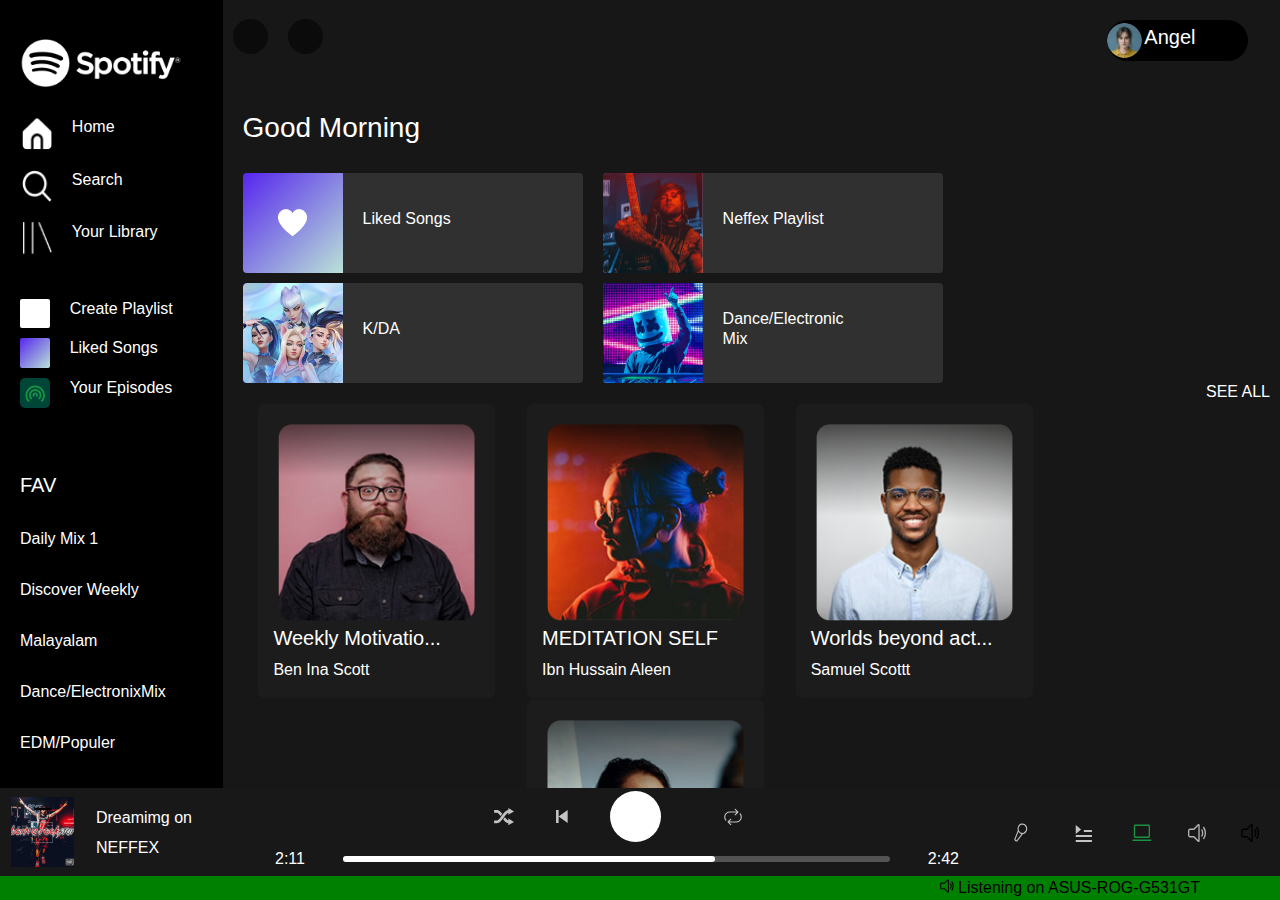
<file: index.html>
<!DOCTYPE html>
<html lang="en">

<head>
    <meta charset="UTF-8">
    <meta name="viewport" content="width=device-width, initial-scale=1.0">
    <link rel="stylesheet" href="https://cdn.jsdelivr.net/npm/bootstrap@4.0.0/dist/css/bootstrap.min.css"
        integrity="sha384-Gn5384xqQ1aoWXA+058RXPxPg6fy4IWvTNh0E263XmFcJlSAwiGgFAW/dAiS6JXm" crossorigin="anonymous">
    <link rel="stylesheet" href="https://cdnjs.cloudflare.com/ajax/libs/font-awesome/6.4.0/css/all.min.css"
        integrity="sha512-iecdLmaskl7CVkqkXNQ/ZH/XLlvWZOJyj7Yy7tcenmpD1ypASozpmT/E0iPtmFIB46ZmdtAc9eNBvH0H/ZpiBw=="
        crossorigin="anonymous" referrerpolicy="no-referrer" />
    <link rel="stylesheet" href="style.css">
    <title>Spotify</title>
</head>

<body>

    <div class="main-frame">
        <!-- Nav-Bar -->
        <nav class="nav-bar" id="nav-bar">
            <header class="logo">
                <a href="#"><img src="images/Spotify logo.png" alt=""></a>
            </header>
            <div class="scrollbar">
                <div class="home-search-library">
                    <div class="home-search-library-items"><img src="images/fi-ss-home.png" alt=""><a href="">
                            <h6>Home</h6>
                        </a></div>
                    <div class="home-search-library-items"><img src="images/01 align center.png" alt=""><a href="">
                            <h6>Search</h6>
                        </a></div>
                    <div class="home-search-library-items"><img src="images/library.png" alt=""><a href="">
                            <h6> Your Library</h6>
                        </a></div>
                </div>
                <div class="playlist-area">
                    <div class="playlist-area-items">
                        <div class="playlist-area-items-img-1">
                            <i class="fa-solid fa-plus" style="color: #000000;"></i>
                        </div>
                        <h6>Create Playlist</h6>
                    </div>
                    <div class="playlist-area-items">
                        <div class="playlist-area-items-img-2">
                            <i class="fa-solid fa-heart" style="color: #ffffff;"></i>
                        </div>
                        <h6>Liked Songs</h6>
                    </div>
                    <div class="playlist-area-items">
                        <div class="playlist-area-items-img-3">
                            <img src="images/gg_media-podcast.png" alt="">
                        </div>
                        <h6>Your Episodes</h6>
                    </div>
                </div>
                <div class="fav-playlists">
                    <h5>FAV</h5><br>
                    <a href="">
                        <h6>Daily Mix 1</h6>
                    </a><br>
                    <a href="">
                        <h6>Discover Weekly</h6>
                    </a><br>
                    <a href="">
                        <h6>Malayalam</h6>
                    </a><br>
                    <a href="">
                        <h6>Dance/ElectronixMix</h6>
                    </a><br>
                    <a href="">
                        <h6>EDM/Populer</h6>
                    </a>
                </div>
                <div class="install-button">
                    <svg xmlns="http://www.w3.org/2000/svg" width="30" height="30" viewBox="0 0 30 30" fill="none">
                        <path d="M21.0553 14.8841L14.8792 21.0602L8.70313 14.8841M14.8792 7.47273V19.8249V7.47273ZM14.8792 1.29663C22.3832 1.29663 28.4667 7.38009 28.4667 14.8841C28.4667 22.388 22.3832 28.4715 14.8792 28.4715C7.37527 28.4715 1.29181 22.388 1.29181 14.8841C1.29181 7.38009 7.37527 1.29663 14.8792 1.29663Z" stroke="white" stroke-width="2"/>
                      </svg>
                    <a href="">
                        <h6>Install App</h6>
                    </a>
                </div>
            </div>
        </nav>
        <!-- Nav-Bar -->
        <!-- Main Area -->
        <div class="main-area">
            <nav class="main-area-nav" style="width: 100%;">
                <div class="nav-bar-main-area">
                    <div class="nav-bar-section-1">
                        <i class="fa-brands fa-spotify fa-2xl" style="color: #ffffff;"></i>
                        <!-- <div class="right-left-tag"> -->
                            <a href=""><button><i class="fa-solid fa-angle-left" ></i></button></a>
                            <a href="secondPage.html"><button><i class="fa-solid fa-angle-right" ></i></button></a>
                        <!-- </div> -->
                    </div>
                    <div class="nav-bar-section-2">
                        <i class="fa-solid fa-magnifying-glass" style="color: #ffffff;"></i>
                        <button class=""> OPEN APP</button>
                        <i class="fa-solid fa-bars fa-lg" style="color: #ffffff;"></i>
                    </div>
                </div>
            </nav>
            <header>
                <div class="section-1">
                    <div class="right-left-tag">
                        <a href=""><button><i class="fa-solid fa-angle-left"></i></button></a>
                        <a href="secondPage.html"><button><i class="fa-solid fa-angle-right"></i></button></a>
                    </div>
                    <div class="profile-tag">
                        <div class="box-1">
                            <div class="account">
                                <img src="images//Ellipse 3.png" alt="Your Image" />
                                <h5>Angel</h5>
                            </div>
                            <div class="icon">
                                <i class="fa-solid fa-caret-down" style="color: #ffffff;"></i>
                            </div>
                        </div>

                    </div>
                </div>
            </header>
            <div class="scrollbar-1">
                <div class="section-2">
                    <div class="good-morning"><h3>Good Morning</h3></div>
                    <div class="cards">
                        <div class="box-3">
                            <div class="card-1">
                                <div class="card-card-1">
                                    <img src="images/fi-ss-heart (1).png" alt="">
                                </div>
                                <h6>Liked Songs</h6>
                            </div>
                        </div><div class="box-3">
                            <div class="card-1">
                                <div class="card-card-1">
                                    <img src="images/newlyAdded-1.png" style="width: 100px; height: 100px;" alt="">
                                </div>
                                <h6>Neffex Playlist</h6>
                            </div>
                        </div><div class="box-3">
                            <div class="card-1">
                                <div class="card-card-1">
                                    <img src="images/newlyAdded-3.png" style="width: 100px; height: 100px;" alt="">
                                </div>
                                <h6>K/DA</h6>
                            </div>
                        </div><div class="box-3">
                            <div class="card-1">
                                <div class="card-card-1">
                                    <img src="images/newlyAdded-2.png" style="width: 100px; height: 100px;" alt="">
                                </div>
                                <h6>Dance/Electronic <br> Mix</h6>
                            </div>
                        </div>
                    </div>
                        
                </div>
                <div class="section-3">
                    <div class="card">
                        <div class="inner-div">
                            <img src="images/Rectangle 16.png" alt="">
                            <h5>Weekly Motivatio...</h5>
                            <p>Ben Ina Scott</p>
                        </div>
                    </div>
                    <div class="card">
                        <div class="inner-div">
                            <img src="images/newlyAdded-4.png" alt="">
                            <h5>MEDITATION SELF</h5>
                            <p>Ibn Hussain Aleen</p>
                        </div>
                    </div>
                    <div class="card">
                        <div class="inner-div">
                            <img src="images/newlyAdded-5.png" alt="">
                            <h5>Worlds beyond act...</h5>
                            <p>Samuel Scottt</p>
                        </div>
                    </div>
                    <div class="card">
                        <div class="inner-div">
                            <img src="images/newlyAdded-6.png" alt="">
                            <h5>The Alexa Show</h5>
                            <p>Adriana Tom</p>
                        </div>
                    </div>
                </div>
                <div class="section-3">
                    <div class="card">
                        <div class="inner-div">
                            <img src="images/newlyAdded-6.png" alt="">
                            <h5>The Alexa Show</h5>
                            <p>Adriana Tom</p>
                        </div>
                    </div>
                    <div class="card">
                        <div class="inner-div">
                            <img src="images/newlyAdded-6.png" alt="">
                            <h5>The Alexa Show</h5>
                            <p>Adriana Tom</p>
                        </div>
                    </div>
                    <div class="card">
                        <div class="inner-div">
                            <img src="images/newlyAdded-6.png" alt="">
                            <h5>The Alexa Show</h5>
                            <p>Adriana Tom</p>
                        </div>
                    </div>
                    <div class="card">
                        <div class="inner-div">
                            <img src="images/newlyAdded-6.png" alt="">
                            <h5>The Alexa Show</h5>
                            <p>Adriana Tom</p>
                        </div>
                    </div>
                </div>
                <div class="see-all">
                    <h6><a href="secondPage.html">SEE ALL</a></h6>
                </div>
                <div class="section-4">
                    <div class="music-div">
                        <div class="music-box">
                            <img src="images/Rectangle00.png" alt="">
                            <div class="music-box-components">
                                <H6>Dreamimg on</H6>
                                <p>NEFFEX</p>
                            </div>
                            <i class="fa-solid fa-heart" style="color: #098800;"></i>
            
                        </div>
                        <div class="music-player">
                            <div class="music-icon-components">
                                <svg xmlns="http://www.w3.org/2000/svg" width="24" height="24" viewBox="0 0 24 24" fill="none">
  <path d="M16.3395 15.4905C15.876 15.3443 15.2843 14.9633 14.622 14.3003C14.0535 13.7438 13.467 13.0268 12.867 12.2453C12.723 12.4365 12.5798 12.6278 12.4358 12.8228C12.0435 13.3538 11.6423 13.89 11.2335 14.4173C12.6615 16.1498 14.1435 17.8508 16.341 18.1313V20.1563L22.0073 16.8863L16.3403 13.614V15.4905H16.3395ZM6.89401 8.95053C7.46101 9.50553 8.04751 10.2225 8.64901 11.004C8.79451 10.8075 8.94151 10.614 9.08851 10.413C9.48034 9.8809 9.87836 9.35337 10.2825 8.83053C8.75851 6.98253 7.18276 5.15028 4.73551 5.06253H2.11051V7.68753H4.73551C5.22676 7.66728 5.99701 8.05128 6.89401 8.94978V8.95053ZM16.3395 7.75578V9.65778L22.0065 6.38553L16.3395 3.11328V5.09853C14.9115 5.26353 13.7708 6.10953 12.777 7.08153C11.1293 8.71953 9.68926 10.9575 8.26801 12.7365C6.86776 14.5643 5.46301 15.6518 4.73401 15.564H2.10901V18.189H4.73401C6.37276 18.1665 7.64401 17.2395 8.73901 16.1693C10.3845 14.5313 11.826 12.294 13.2465 10.5158C14.4038 9.00303 15.5595 8.01078 16.3395 7.75578Z" fill="#C4C4C4"/>
</svg>
                                <svg xmlns="http://www.w3.org/2000/svg" width="31" height="31" viewBox="0 0 31 31" fill="none">
  <path d="M20.6666 9.04175L11.625 15.5001L20.6666 21.9584V9.04175ZM11.625 15.5001V9.04175H9.04163V21.9584H11.625V15.5001Z" fill="#C4C4C4"/>
</svg>
                                <div
                                    style="width: 51px; height: 51px; border-radius: 50%; background-color: white; display: flex; justify-content: center; align-items: center;">
                                    <i class="fa-solid fa-play" style="color: #000000;"></i>
                                </div>
                                <i class="fa-solid fa-forward-step" style="color: #ffffff;"></i>
                                <svg xmlns="http://www.w3.org/2000/svg" width="18" height="18" viewBox="0 0 18 18" fill="none">
  <path d="M16.15 5.33817C16.2776 5.33817 16.3953 5.38217 16.4888 5.45587L16.5625 5.52517L16.5812 5.54717C17.2202 6.33923 17.627 7.29309 17.7562 8.30259C17.8854 9.31209 17.732 10.3376 17.313 11.2651C16.894 12.1926 16.2259 12.9856 15.383 13.556C14.5401 14.1263 13.5554 14.4516 12.5387 14.4957L12.3 14.5001H5.69996C5.58879 14.5001 5.47764 14.4968 5.36666 14.4902L7.18936 16.3107C7.2803 16.4018 7.33639 16.522 7.34785 16.6502C7.3593 16.7785 7.32541 16.9067 7.25206 17.0125L7.18936 17.0895C7.09822 17.1804 6.97806 17.2365 6.84982 17.248C6.72158 17.2594 6.59338 17.2255 6.48756 17.1522L6.41056 17.0895L3.66056 14.3395C3.56962 14.2483 3.51353 14.1282 3.50208 13.9999C3.49062 13.8717 3.52452 13.7435 3.59786 13.6377L3.66056 13.5607L6.41056 10.8107C6.50757 10.7132 6.63756 10.6557 6.77491 10.6493C6.91226 10.6429 7.04701 10.6883 7.1526 10.7763C7.2582 10.8644 7.32698 10.9888 7.34539 11.1251C7.3638 11.2613 7.3305 11.3995 7.25206 11.5125L7.18936 11.5895L5.38866 13.3891L5.54266 13.3979L5.69996 13.4001H12.3C13.1309 13.4001 13.9448 13.1649 14.6476 12.7217C15.3504 12.2784 15.9134 11.6452 16.2713 10.8953C16.6292 10.1454 16.7674 9.30955 16.6701 8.48436C16.5727 7.65917 16.2436 6.87843 15.721 6.23247C15.6564 6.1516 15.6159 6.05414 15.6043 5.95131C15.5926 5.84848 15.6102 5.74444 15.655 5.65115C15.6998 5.55786 15.77 5.4791 15.8576 5.42393C15.9451 5.36876 16.0465 5.33942 16.15 5.33927V5.33817ZM10.8106 0.910668C10.9017 0.819725 11.0219 0.76364 11.1501 0.752183C11.2783 0.740725 11.4065 0.774622 11.5124 0.847968L11.5894 0.910668L14.3394 3.66067L14.4021 3.73767C14.4654 3.82952 14.4994 3.93847 14.4994 4.05007C14.4994 4.16166 14.4654 4.27062 14.4021 4.36247L14.3394 4.43947L11.5894 7.18947L11.5124 7.25217C11.4205 7.31556 11.3116 7.3495 11.2 7.3495C11.0884 7.3495 10.9794 7.31556 10.8876 7.25217L10.8106 7.18947L10.7479 7.11247C10.6845 7.02062 10.6505 6.91166 10.6505 6.80007C10.6505 6.68847 10.6845 6.57952 10.7479 6.48767L10.8106 6.41067L12.6113 4.61107L12.4573 4.60227L12.3 4.60007H5.69996C4.86834 4.60002 4.05373 4.83565 3.35055 5.27965C2.64737 5.72365 2.08442 6.35784 1.72694 7.10872C1.36946 7.85959 1.2321 8.69639 1.33078 9.52214C1.42945 10.3479 1.76012 11.1288 2.28446 11.7743C2.37213 11.8911 2.40979 12.038 2.38916 12.1826C2.36853 12.3272 2.2913 12.4577 2.17446 12.5454C2.11661 12.5888 2.05077 12.6204 1.98071 12.6383C1.91065 12.6563 1.83773 12.6603 1.76613 12.6501C1.62152 12.6294 1.49103 12.5522 1.40336 12.4354C0.768693 11.6421 0.366137 10.6885 0.240334 9.68045C0.11453 8.67236 0.270396 7.64912 0.690647 6.7242C1.1109 5.79928 1.77911 5.00883 2.62119 4.44051C3.46326 3.87219 4.44629 3.5482 5.46126 3.50447L5.69996 3.50007H12.3C12.4122 3.50007 12.5233 3.50337 12.6333 3.50997L10.8106 1.68947L10.7479 1.61247C10.6745 1.50665 10.6406 1.37845 10.6521 1.25021C10.6635 1.12197 10.7196 1.00181 10.8106 0.910668Z" fill="#C4C4C4"/>
</svg>
                            </div>
                            <div class="music-indicator">
                                <div class="music-indicator-inner">
                                    2:11
                                    <div class="music-control">
                                        <div class="music-control-control"></div>
                                    </div>
                                    2:42
                                </div>
                            </div>
                        </div>
                        <div class="volume-control">
                           

                            <svg xmlns="http://www.w3.org/2000/svg" width="21" height="23" viewBox="0 0 21 23" fill="none">
                                <path d="M16.4618 10.6023C17.1456 9.40837 17.3747 7.96132 17.0987 6.57944C16.8226 5.19756 16.0641 3.99405 14.9899 3.23366C13.9157 2.47326 12.6139 2.21828 11.3707 2.5248C10.1276 2.83133 9.04508 3.67424 8.36125 4.86813L8.32431 4.92285L8.29533 4.98321C7.63212 6.16534 7.4132 7.58983 7.6857 8.94988C7.7217 9.13656 7.76762 9.3207 7.82322 9.50135L4.42409 18.0938C4.32109 18.3538 4.30534 18.6462 4.37971 18.918C4.45408 19.1897 4.61362 19.4229 4.8294 19.5752L5.96842 20.3814C6.18379 20.5344 6.44134 20.5965 6.69432 20.5564C6.94731 20.5163 7.17898 20.3768 7.34728 20.1631L12.9129 13.1042C13.0837 13.0838 13.2532 13.0521 13.4206 13.0094C14.6444 12.7086 15.7129 11.8855 16.3959 10.7173L16.4328 10.6626L16.4618 10.6023ZM16.0285 6.89273C16.2045 7.76835 16.1184 8.6838 15.7834 9.49994L9.5467 5.08517C9.99789 4.49876 10.5873 4.0639 11.2487 3.82947C11.9101 3.59504 12.6173 3.57033 13.2907 3.75813C13.9641 3.94592 14.5771 4.33877 15.0608 4.89251C15.5444 5.44626 15.8796 6.13895 16.0285 6.89273ZM6.54139 19.3811L5.40238 18.5748L8.45305 10.8741C9.18226 12.0188 10.2861 12.8002 11.5276 13.0505L6.54139 19.3811ZM8.72856 8.69273C8.55266 7.81711 8.63874 6.90166 8.97372 6.08552L9.5467 5.08517L15.7834 9.49994C15.3322 10.0864 14.1698 11.5216 13.5084 11.756C12.847 11.9904 12.1398 12.0151 11.4664 11.8273C10.793 11.6395 10.18 11.2467 9.69635 10.6929C9.21269 10.1392 8.87753 9.44651 8.72856 8.69273Z" fill="#C4C4C4"/>
                              </svg>

                              <svg xmlns="http://www.w3.org/2000/svg" width="30" height="32" viewBox="0 0 30 32" fill="none">
                                <path d="M9.73438 19H25.9259V21H9.73438V19Z" fill="#C4C4C4"/>
                                <path d="M17.8301 14H25.9259V16H17.8301V14Z" fill="#C4C4C4"/>
                                <path d="M9.73438 24H25.9259V26H9.73438V24Z" fill="#C4C4C4"/>
                                <path d="M9.73438 9L15.1316 13.5L9.73438 18V9Z" fill="#C4C4C4"/>
                              </svg>
                              

                              <svg xmlns="http://www.w3.org/2000/svg" width="22" height="24" viewBox="0 0 22 24" fill="none">
                                <path d="M17.6582 18.0037H4.16522C3.80747 18.0033 3.46448 17.8451 3.21151 17.5639C2.95855 17.2827 2.81628 16.9014 2.81592 16.5037V6.00366C2.81628 5.60596 2.95855 5.22466 3.21151 4.94344C3.46448 4.66222 3.80747 4.50406 4.16522 4.50366H17.6582C18.0159 4.50406 18.3589 4.66222 18.6119 4.94344C18.8649 5.22466 19.0071 5.60596 19.0075 6.00366V16.5037C19.0069 16.9013 18.8646 17.2825 18.6117 17.5637C18.3588 17.8448 18.0159 18.0031 17.6582 18.0037ZM4.16522 6.00366V16.5037H17.6582V6.00366H4.16522Z" fill="#1B9145"/>
                                <path d="M1.4668 19.5037H20.357V21.0037H1.4668V19.5037Z" fill="#1B9145"/>
                              </svg>
                              <svg xmlns="http://www.w3.org/2000/svg" width="19" height="19" viewBox="0 0 19 19" fill="none">
                                <path d="M12.6922 2.24988C12.6922 1.17088 11.5462 0.599884 10.8212 1.31588L6.77958 5.30888C6.65622 5.43106 6.49683 5.49866 6.33161 5.49888H3.02224C2.48545 5.49888 1.97065 5.73594 1.59109 6.15789C1.21153 6.57985 0.998291 7.15215 0.998291 7.74888V12.2459C0.998291 12.8426 1.21153 13.4149 1.59109 13.8369C1.97065 14.2588 2.48545 14.4959 3.02224 14.4959H6.33251C6.49772 14.4961 6.65712 14.5637 6.78048 14.6859L10.8203 18.6799C11.5453 19.3959 12.6922 18.8239 12.6922 17.7459V2.24988ZM7.67731 6.42988L11.3429 2.80688V17.1889L7.67731 13.5649C7.30687 13.1985 6.82834 12.996 6.33251 12.9959H3.02224C2.84331 12.9959 2.67171 12.9169 2.54519 12.7762C2.41867 12.6356 2.34759 12.4448 2.34759 12.2459V7.74988C2.34759 7.55097 2.41867 7.36021 2.54519 7.21955C2.67171 7.0789 2.84331 6.99988 3.02224 6.99988H6.33251C6.82834 6.99974 7.30687 6.79727 7.67731 6.43088V6.42988Z" fill="#B3B3B3"/>
                                <path d="M16.2832 3.89678C16.3545 3.83821 16.4354 3.79581 16.5214 3.772C16.6073 3.74819 16.6967 3.74344 16.7843 3.75802C16.8719 3.7726 16.9561 3.80622 17.032 3.85697C17.108 3.90771 17.1742 3.97459 17.2269 4.05378C18.3739 5.77367 18.9919 7.85873 18.989 9.99978C18.9915 12.1409 18.3733 14.226 17.226 15.9458C17.1173 16.0985 16.9594 16.1983 16.7857 16.2239C16.6121 16.2496 16.4363 16.1991 16.2955 16.0833C16.1546 15.9674 16.0599 15.7952 16.0313 15.6031C16.0026 15.4109 16.0424 15.2139 16.142 15.0538C17.1173 13.5921 17.6425 11.8197 17.6397 9.99978C17.6425 8.17987 17.1173 6.40747 16.142 4.94578C16.0893 4.86659 16.0512 4.77664 16.0298 4.68107C16.0084 4.5855 16.0041 4.48617 16.0172 4.38876C16.0303 4.29135 16.0606 4.19777 16.1062 4.11335C16.1519 4.02894 16.212 3.95535 16.2832 3.89678Z" fill="#B3B3B3"/>
                                <path d="M14.6198 6.36978C14.6977 6.32281 14.7832 6.29336 14.8713 6.28312C14.9595 6.27287 15.0486 6.28204 15.1335 6.31008C15.2185 6.33813 15.2976 6.3845 15.3665 6.44657C15.4353 6.50863 15.4924 6.58515 15.5347 6.67178C16.0168 7.66178 16.2903 8.79678 16.2903 9.99978C16.2918 11.1618 16.032 12.3058 15.5347 13.3278C15.4495 13.5028 15.3053 13.6331 15.1337 13.6899C14.9621 13.7467 14.7773 13.7255 14.6198 13.6308C14.4624 13.5361 14.3452 13.3758 14.2941 13.185C14.243 12.9943 14.2621 12.7888 14.3473 12.6138C14.7251 11.8368 14.941 10.9478 14.941 9.99978C14.941 9.05178 14.7251 8.16278 14.3473 7.38578C14.3051 7.29911 14.2786 7.20405 14.2695 7.10603C14.2603 7.008 14.2686 6.90893 14.294 6.81448C14.3193 6.72003 14.3611 6.63205 14.417 6.55557C14.4729 6.4791 14.5418 6.41562 14.6198 6.36878V6.36978Z" fill="#B3B3B3"/>
                              </svg>


                              <svg xmlns="http://www.w3.org/2000/svg" width="19" height="19" viewBox="0 0 19 19" fill="none">
                                <path d="M11.8179 2.24988C11.8179 1.17088 10.6719 0.599884 9.94691 1.31588L5.90531 5.30888C5.78195 5.43106 5.62256 5.49866 5.45735 5.49888H2.14797C1.61119 5.49888 1.09639 5.73594 0.716823 6.15789C0.33726 6.57985 0.124023 7.15215 0.124023 7.74888V12.2459C0.124023 12.8426 0.33726 13.4149 0.716823 13.8369C1.09639 14.2588 1.61119 14.4959 2.14797 14.4959H5.45824C5.62346 14.4961 5.78285 14.5637 5.90621 14.6859L9.94601 18.6799C10.671 19.3959 11.8179 18.8239 11.8179 17.7459V2.24988ZM6.80304 6.42988L10.4686 2.80688V17.1889L6.80304 13.5649C6.43261 13.1985 5.95407 12.996 5.45824 12.9959H2.14797C1.96904 12.9959 1.79744 12.9169 1.67092 12.7762C1.5444 12.6356 1.47332 12.4448 1.47332 12.2459V7.74988C1.47332 7.55097 1.5444 7.36021 1.67092 7.21955C1.79744 7.0789 1.96904 6.99988 2.14797 6.99988H5.45824C5.95407 6.99974 6.43261 6.79727 6.80304 6.43088V6.42988Z" fill="black"/>
                                <path d="M15.409 3.89678C15.4802 3.83821 15.5611 3.79581 15.6471 3.772C15.7331 3.74819 15.8224 3.74344 15.91 3.75802C15.9977 3.7726 16.0818 3.80622 16.1578 3.85697C16.2337 3.90771 16.2999 3.97459 16.3526 4.05378C17.4996 5.77367 18.1176 7.85873 18.1148 9.99978C18.1173 12.1409 17.499 14.226 16.3517 15.9458C16.243 16.0985 16.0851 16.1983 15.9115 16.2239C15.7378 16.2496 15.562 16.1991 15.4212 16.0833C15.2804 15.9674 15.1856 15.7952 15.157 15.6031C15.1284 15.4109 15.1681 15.2139 15.2677 15.0538C16.243 13.5921 16.7683 11.8197 16.7655 9.99978C16.7683 8.17987 16.243 6.40747 15.2677 4.94578C15.2151 4.86659 15.1769 4.77664 15.1555 4.68107C15.1341 4.5855 15.1298 4.48617 15.1429 4.38876C15.156 4.29135 15.1863 4.19777 15.2319 4.11335C15.2776 4.02894 15.3377 3.95535 15.409 3.89678Z" fill="black"/>
                                <path d="M13.7456 6.36978C13.8235 6.32281 13.9089 6.29336 13.9971 6.28312C14.0852 6.27287 14.1743 6.28204 14.2593 6.31008C14.3442 6.33813 14.4234 6.3845 14.4922 6.44657C14.561 6.50863 14.6182 6.58515 14.6604 6.67178C15.1425 7.66178 15.416 8.79678 15.416 9.99978C15.4175 11.1618 15.1578 12.3058 14.6604 13.3278C14.5752 13.5028 14.431 13.6331 14.2594 13.6899C14.0879 13.7467 13.903 13.7255 13.7456 13.6308C13.5881 13.5361 13.4709 13.3758 13.4198 13.185C13.3687 12.9943 13.3878 12.7888 13.473 12.6138C13.8508 11.8368 14.0667 10.9478 14.0667 9.99978C14.0667 9.05178 13.8508 8.16278 13.473 7.38578C13.4308 7.29911 13.4044 7.20405 13.3952 7.10603C13.3861 7.008 13.3944 6.90893 13.4197 6.81448C13.445 6.72003 13.4868 6.63205 13.5427 6.55557C13.5986 6.4791 13.6676 6.41562 13.7456 6.36878V6.36978Z" fill="black"/>
                              </svg>
                         

                           
                        </div>
                    </div>
                    <div class="device">
                        <div style="padding-right: 80px;">
                            <svg xmlns="http://www.w3.org/2000/svg" width="14" height="14" viewBox="0 0 14 14" fill="none">
                                <path d="M8.92539 1.1876C8.92539 0.378346 8.06544 -0.0499041 7.52139 0.487096L4.48862 3.48185C4.39605 3.57348 4.27644 3.62418 4.15247 3.62435H1.66914C1.26634 3.62435 0.880043 3.80214 0.595222 4.1186C0.310401 4.43507 0.150391 4.86429 0.150391 5.31185V8.6846C0.150391 9.13215 0.310401 9.56137 0.595222 9.87784C0.880043 10.1943 1.26634 10.3721 1.66914 10.3721H4.15314C4.27711 10.3723 4.39672 10.423 4.48929 10.5146L7.52071 13.5101C8.06476 14.0471 8.92539 13.6181 8.92539 12.8096V1.1876ZM5.16227 4.3226L7.91289 1.60535V12.3918L5.16227 9.67385C4.88429 9.39906 4.52521 9.2472 4.15314 9.2471H1.66914C1.53487 9.2471 1.40611 9.18783 1.31117 9.08234C1.21623 8.97685 1.16289 8.83378 1.16289 8.6846V5.3126C1.16289 5.16341 1.21623 5.02034 1.31117 4.91485C1.40611 4.80936 1.53487 4.7501 1.66914 4.7501H4.15314C4.52521 4.74999 4.88429 4.59814 5.16227 4.32335V4.3226Z" fill="black"/>
                                <path d="M11.62 2.42277C11.6735 2.37884 11.7342 2.34704 11.7987 2.32918C11.8632 2.31132 11.9302 2.30776 11.996 2.3187C12.0617 2.32963 12.1249 2.35485 12.1819 2.39291C12.2389 2.43097 12.2886 2.48113 12.3281 2.54052C13.1888 3.83044 13.6525 5.39423 13.6504 7.00002C13.6523 8.60588 13.1884 10.1697 12.3274 11.4595C12.2459 11.5741 12.1274 11.6489 11.9971 11.6681C11.8668 11.6874 11.7348 11.6495 11.6292 11.5626C11.5235 11.4757 11.4524 11.3466 11.4309 11.2025C11.4094 11.0584 11.4392 10.9106 11.514 10.7905C12.2459 9.69425 12.64 8.36495 12.6379 7.00002C12.64 5.63508 12.2459 4.30579 11.514 3.20952C11.4745 3.15013 11.4459 3.08267 11.4298 3.01099C11.4137 2.93931 11.4105 2.86481 11.4204 2.79175C11.4302 2.7187 11.4529 2.64851 11.4872 2.5852C11.5214 2.52189 11.5666 2.46669 11.62 2.42277Z" fill="black"/>
                                <path d="M10.3718 4.27751C10.4303 4.24229 10.4944 4.2202 10.5605 4.21252C10.6267 4.20484 10.6935 4.21171 10.7573 4.23275C10.821 4.25378 10.8804 4.28856 10.9321 4.33511C10.9837 4.38165 11.0266 4.43905 11.0583 4.50401C11.4201 5.24651 11.6253 6.09776 11.6253 7.00001C11.6264 7.87151 11.4315 8.7295 11.0583 9.49602C10.9944 9.6273 10.8861 9.72499 10.7574 9.76761C10.6287 9.81023 10.49 9.79428 10.3718 9.72326C10.2537 9.65225 10.1657 9.532 10.1274 9.38896C10.089 9.24591 10.1034 9.0918 10.1673 8.96052C10.4508 8.37777 10.6128 7.71101 10.6128 7.00001C10.6128 6.28901 10.4508 5.62226 10.1673 5.03951C10.1356 4.97452 10.1158 4.90322 10.1089 4.8297C10.102 4.75618 10.1083 4.68188 10.1273 4.61104C10.1463 4.5402 10.1776 4.47422 10.2196 4.41686C10.2616 4.35951 10.3133 4.3119 10.3718 4.27676V4.27751Z" fill="black"/>
                              </svg> Listening on ASUS-ROG-G531GT
                        </div>
                    </div>
                </div>
            </div>
        </div>
    </div>

    <script src="https://code.jquery.com/jquery-3.2.1.slim.min.js"
        integrity="sha384-KJ3o2DKtIkvYIK3UENzmM7KCkRr/rE9/Qpg6aAZGJwFDMVNA/GpGFF93hXpG5KkN"
        crossorigin="anonymous"></script>
    <script src="https://cdn.jsdelivr.net/npm/popper.js@1.12.9/dist/umd/popper.min.js"
        integrity="sha384-ApNbgh9B+Y1QKtv3Rn7W3mgPxhU9K/ScQsAP7hUibX39j7fakFPskvXusvfa0b4Q"
        crossorigin="anonymous"></script>
    <script src="https://cdn.jsdelivr.net/npm/bootstrap@4.0.0/dist/js/bootstrap.min.js"
        integrity="sha384-JZR6Spejh4U02d8jOt6vLEHfe/JQGiRRSQQxSfFWpi1MquVdAyjUar5+76PVCmYl"
        crossorigin="anonymous"></script>
</body>

</html>
<!-- final comit
 -->
</file>
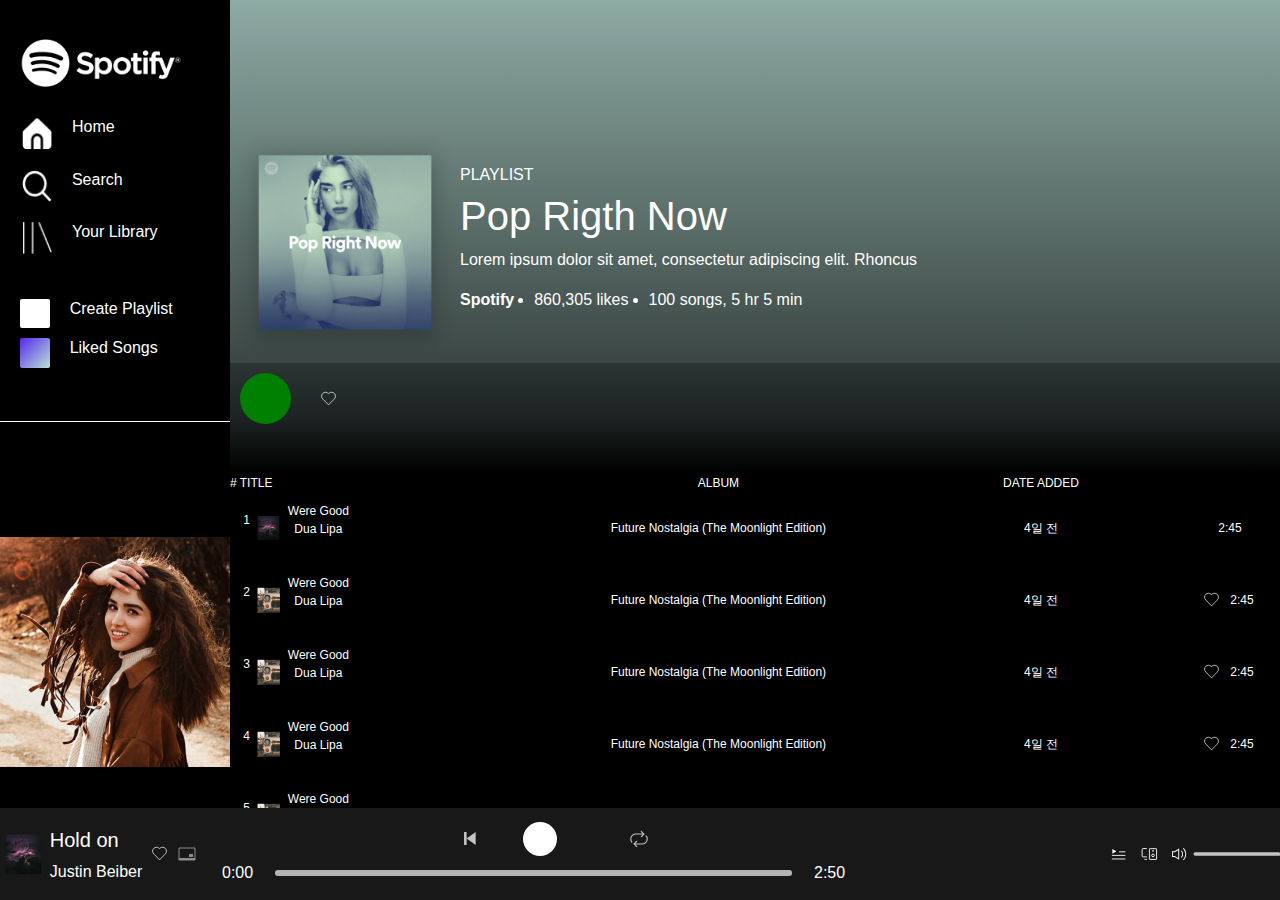
<file: second.html>
<!DOCTYPE html>
<html lang="en">

<head>
    <meta charset="UTF-8">
    <meta name="viewport" content="width=device-width, initial-scale=1.0">
    <link rel="stylesheet" href="https://cdn.jsdelivr.net/npm/bootstrap@4.0.0/dist/css/bootstrap.min.css"
        integrity="sha384-Gn5384xqQ1aoWXA+058RXPxPg6fy4IWvTNh0E263XmFcJlSAwiGgFAW/dAiS6JXm" crossorigin="anonymous">
    <link rel="stylesheet" href="https://cdnjs.cloudflare.com/ajax/libs/font-awesome/6.4.0/css/all.min.css"
        integrity="sha512-iecdLmaskl7CVkqkXNQ/ZH/XLlvWZOJyj7Yy7tcenmpD1ypASozpmT/E0iPtmFIB46ZmdtAc9eNBvH0H/ZpiBw=="
        crossorigin="anonymous" referrerpolicy="no-referrer" />
    <link rel="stylesheet" href="secondPage.css">
    <title>Play List</title>
</head>

<body>


    <div class="main-frame">
        <!-- Nav-Bar -->
        <nav class="nav-bar">
            <header class="logo">
                <a href="#"><img src="images/Spotify logo.png" alt=""></a>
            </header>
            <div class="scrollbar-1">
                <div class="home-search-library">
                    <div class="home-search-library-items"><img src="images/fi-ss-home.png" alt=""><a href="">
                            <h6>Home</h6>
                        </a></div>
                    <div class="home-search-library-items"><img src="images/01 align center.png" alt=""><a href="">
                            <h6>Search</h6>
                        </a></div>
                    <div class="home-search-library-items"><img src="images/library.png" alt=""><a href="">
                            <h6>Your Library</h6>
                        </a></div>
                </div>
                <div class="playlist-area">
                    <div class="playlist-area-items">
                        <div class="playlist-area-items-img-1">
                            <i class="fa-solid fa-plus" style="color: #000000;"></i>
                        </div>
                        <h6>Create Playlist</h6>
                    </div>
                    <div class="playlist-area-items">
                        <div class="playlist-area-items-img-2">
                            <i class="fa-solid fa-heart" style="color: #ffffff;"></i>
                        </div>
                        <h6>Liked Songs</h6>
                    </div>
                    <div class="playlist-area-items">
                        <!-- <div class="playlist-area-items-img-3">
                            <img src="images/gg_media-podcast.png" alt="">
                        </div> -->
                        
                    </div>
                </div>
            </div>
            <div style="padding-top: 50%;">
                <img style="width: 230px; height: 230px;"src="images/album art.png" alt="">
            </div>
        </nav>
        <!-- Nav-Bar -->
        <!-- Main Area -->
        <div class="main-area">
            <nav class="mainarea-nav" style=" width: 100%;">
                <div class="nav-bar-main-area">
                    <div class="nav-bar-section-1">
                        <i class="fa-brands fa-spotify fa-2xl" style="color: #ffffff;"></i>
                    </div>
                    <div class="nav-bar-section-2">
                        <i class="fa-solid fa-magnifying-glass" style="color: #ffffff;"></i>
                        <button class=""> OPEN APP</button>
                        <i class="fa-solid fa-bars fa-lg" style="color: #ffffff;"></i>
                    </div>
                </div>
            </nav>
            <div class="hero-section">
                <div class="hero">
                    <div class="hero-section-1">
                        <img src="images//pop.png" alt="">
                    </div>
                    <div class="hero-section-2">
                        <h6>PLAYLIST</h6>
                        <h1>Pop Rigth Now</h1>
                        <p>Lorem ipsum dolor sit amet, consectetur adipiscing elit. Rhoncus</p>
                        <div class="inner">
                            <p><b>Spotify</b></p>
                            <ul>
                                <li>860,305 likes</li>
                            </ul>
                            <ul>
                                <li>100 songs, 5 hr 5 min</li>
                            </ul>
                        </div>
                    </div>
                </div>
            </div>
            <div class="body">
                <nav>
                    <div class="body-icons">
                        <div
                            style="width: 51px; height: 51px; border-radius: 50%; background-color: green; display: flex; justify-content: center; align-items: center;">
                            <i class="fa-solid fa-play" style="color: #ffffff;"></i>

                        </div>
                       <svg xmlns="http://www.w3.org/2000/svg" width="24" height="24" viewBox="0 0 24 24" fill="none">
  <path opacity="0.7" d="M10.853 6.04065C9.28499 4.87082 7.09453 5.03618 5.71993 6.42813V6.42813C4.21226 7.95484 4.21226 10.41 5.71993 11.9367L6.41771 12.6433L6.41181 12.6493L11.5296 17.8317V17.8317C11.5328 17.8284 11.5381 17.8284 11.5413 17.8317V17.8317L16.6591 12.6493L16.6532 12.6433L17.351 11.9367C18.8587 10.41 18.8587 7.95484 17.351 6.42813V6.42813C15.9764 5.03618 13.7859 4.87082 12.218 6.04065L11.5355 6.54984L10.853 6.04065Z" stroke="white" stroke-linejoin="round"/>
</svg>
                        <i class="fa-solid fa-ellipsis" style="color: #ffffff;"></i>
                    </div>
                </nav>
                <div class="table-class">
                    <table class="table-div">
                        <thead>
                            <tr>
                                <th style="text-align: left;"># Title</th>
                                <th style="text-align: center;">Album</th>
                                <th style="text-align: center;">Date Added</th>
                                <th></th>
                            </tr>

                        </thead>
                        <tbody>
                            <tr>
                                <td>
                                    <div class="table-row-data-div">
                                        <p>1</p>
                                        <img style="width: 25px; height: 30 px;" src="images/Rectangle 9.png" alt="">
                                        <p>Were Good <br> Dua Lipa</p>
                                    </div>
                                </td>
                                <td>Future Nostalgia (The Moonlight Edition)</td>
                                <td>4일 전</td>
                                <td>
                                    <div class="inner-div" style="width: 100%;height: 100%; display: flex; justify-content: right; align-items: center;">
                                        <div
                                            style="width: 50%;height:100%; display: flex; justify-content: space-between; align-items: center; padding-right: 10px; ">
                                            <i   class="fa-regular fa-heart" style="color: #ffffff;"></i>
                                            <p style="padding-top: 15px;">2:45</p>
                                            <i class="fa-solid fa-ellipsis" style="color: #ffffff;"></i>
                                        </div>
                                    </div>
                                </td>
                            </tr>
                            <tr>
                                <td>
                                    <div class="table-row-data-div">
                                        <p>2</p>
                                        <img style="width: 25px; height: 30 px;" src="images/Rectangle 20.png" alt="">
                                        <p>Were Good <br> Dua Lipa</p>
                                    </div>
                                </td>
                                <td>Future Nostalgia (The Moonlight Edition)</td>
                                <td>4일 전</td>
                                <td
                                    >
                                    <div style="width: 100%;height: 100%; display: flex; justify-content: right;">
                                        <div
                                            style="width: 50%;height:fit-content; display: flex; justify-content: space-between; align-items: center; padding-right: 10px; ">
                                           <svg xmlns="http://www.w3.org/2000/svg" width="24" height="24" viewBox="0 0 24 24" fill="none">
  <path opacity="0.7" d="M10.853 6.04065C9.28499 4.87082 7.09453 5.03618 5.71993 6.42813V6.42813C4.21226 7.95484 4.21226 10.41 5.71993 11.9367L6.41771 12.6433L6.41181 12.6493L11.5296 17.8317V17.8317C11.5328 17.8284 11.5381 17.8284 11.5413 17.8317V17.8317L16.6591 12.6493L16.6532 12.6433L17.351 11.9367C18.8587 10.41 18.8587 7.95484 17.351 6.42813V6.42813C15.9764 5.03618 13.7859 4.87082 12.218 6.04065L11.5355 6.54984L10.853 6.04065Z" stroke="white" stroke-linejoin="round"/>
</svg>
                                            <p style="padding-top: 15px;">2:45</p>
                                            <i class="fa-solid fa-ellipsis" style="color: #ffffff;"></i>
                                        </div>
                                    </div>
                                </td>
                            </tr>
                            <tr>
                                <td>
                                    <div class="table-row-data-div">
                                        <p>3</p>
                                        <img style="width: 25px; height: 30 px;" src="images/Rectangle 20.png" alt="">
                                        <p>Were Good <br> Dua Lipa</p>
                                    </div>
                                </td>
                                <td>Future Nostalgia (The Moonlight Edition)</td>
                                <td>4일 전</td>
                                <td>
                                    <div style="width: 100%;height: 100%; display: flex; justify-content: right;">
                                        <div
                                            style="width: 50%;height:fit-content; display: flex; justify-content: space-between; align-items: center; padding-right: 10px; ">
                                           <svg xmlns="http://www.w3.org/2000/svg" width="24" height="24" viewBox="0 0 24 24" fill="none">
  <path opacity="0.7" d="M10.853 6.04065C9.28499 4.87082 7.09453 5.03618 5.71993 6.42813V6.42813C4.21226 7.95484 4.21226 10.41 5.71993 11.9367L6.41771 12.6433L6.41181 12.6493L11.5296 17.8317V17.8317C11.5328 17.8284 11.5381 17.8284 11.5413 17.8317V17.8317L16.6591 12.6493L16.6532 12.6433L17.351 11.9367C18.8587 10.41 18.8587 7.95484 17.351 6.42813V6.42813C15.9764 5.03618 13.7859 4.87082 12.218 6.04065L11.5355 6.54984L10.853 6.04065Z" stroke="white" stroke-linejoin="round"/>
</svg>
                                            <p style="padding-top: 15px;">2:45</p>
                                            <i class="fa-solid fa-ellipsis" style="color: #ffffff;"></i>
                                        </div>
                                    </div>
                                </td>
                            </tr>
                            <tr>
                                <td>
                                    <div class="table-row-data-div">
                                        <p>4</p>
                                        <img style="width: 25px; height: 30 px;" src="images/Rectangle 20.png" alt="">
                                        <p>Were Good <br> Dua Lipa</p>
                                    </div>
                                </td>
                                <td>Future Nostalgia (The Moonlight Edition)</td>
                                <td>4일 전</td>
                                <td>
                                    <div style="width: 100%;height: 100%; display: flex; justify-content: right;">
                                        <div
                                            style="width: 50%;height:fit-content; display: flex; justify-content: space-between; align-items: center; padding-right: 10px; ">
                                           <svg xmlns="http://www.w3.org/2000/svg" width="24" height="24" viewBox="0 0 24 24" fill="none">
  <path opacity="0.7" d="M10.853 6.04065C9.28499 4.87082 7.09453 5.03618 5.71993 6.42813V6.42813C4.21226 7.95484 4.21226 10.41 5.71993 11.9367L6.41771 12.6433L6.41181 12.6493L11.5296 17.8317V17.8317C11.5328 17.8284 11.5381 17.8284 11.5413 17.8317V17.8317L16.6591 12.6493L16.6532 12.6433L17.351 11.9367C18.8587 10.41 18.8587 7.95484 17.351 6.42813V6.42813C15.9764 5.03618 13.7859 4.87082 12.218 6.04065L11.5355 6.54984L10.853 6.04065Z" stroke="white" stroke-linejoin="round"/>
</svg>
                                            <p style="padding-top: 15px;">2:45</p>
                                            <i class="fa-solid fa-ellipsis" style="color: #ffffff;"></i>
                                        </div>
                                    </div>
                                </td>
                            </tr>
                            <tr>
                                <td>
                                    <div class="table-row-data-div">
                                        <p>5</p>
                                        <img style="width: 25px; height: 30 px;" src="images/Rectangle 20.png" alt="">
                                        <p>Were Good <br> Dua Lipa</p>
                                    </div>
                                </td>
                                <td>Future Nostalgia (The Moonlight Edition)</td>
                                <td>4일 전</td>
                                <td>
                                    <div style="width: 100%;height: 100%; display: flex; justify-content: right;">
                                        <div
                                            style="width: 50%;height:fit-content; display: flex; justify-content: space-between; align-items: center; padding-right: 10px; ">
                                           <svg xmlns="http://www.w3.org/2000/svg" width="24" height="24" viewBox="0 0 24 24" fill="none">
  <path opacity="0.7" d="M10.853 6.04065C9.28499 4.87082 7.09453 5.03618 5.71993 6.42813V6.42813C4.21226 7.95484 4.21226 10.41 5.71993 11.9367L6.41771 12.6433L6.41181 12.6493L11.5296 17.8317V17.8317C11.5328 17.8284 11.5381 17.8284 11.5413 17.8317V17.8317L16.6591 12.6493L16.6532 12.6433L17.351 11.9367C18.8587 10.41 18.8587 7.95484 17.351 6.42813V6.42813C15.9764 5.03618 13.7859 4.87082 12.218 6.04065L11.5355 6.54984L10.853 6.04065Z" stroke="white" stroke-linejoin="round"/>
</svg>
                                            <p style="padding-top: 15px;">2:45</p>
                                            <i class="fa-solid fa-ellipsis" style="color: #ffffff;"></i>
                                        </div>
                                    </div>
                                </td>
                            </tr>
                            <tr>
                                <td>
                                    <div class="table-row-data-div">
                                        <p>6</p>
                                        <img style="width: 25px; height: 30 px;" src="images/Rectangle 20.png" alt="">
                                        <p>Were Good <br> Dua Lipa</p>
                                    </div>
                                </td>
                                <td>Future Nostalgia (The Moonlight Edition)</td>
                                <td>4일 전</td>
                                <td>
                                    <div style="width: 100%;height: 100%; display: flex; justify-content: right;">
                                        <div
                                            style="width: 50%;height:fit-content; display: flex; justify-content: space-between; align-items: center; padding-right: 10px; ">
                                           <svg xmlns="http://www.w3.org/2000/svg" width="24" height="24" viewBox="0 0 24 24" fill="none">
  <path opacity="0.7" d="M10.853 6.04065C9.28499 4.87082 7.09453 5.03618 5.71993 6.42813V6.42813C4.21226 7.95484 4.21226 10.41 5.71993 11.9367L6.41771 12.6433L6.41181 12.6493L11.5296 17.8317V17.8317C11.5328 17.8284 11.5381 17.8284 11.5413 17.8317V17.8317L16.6591 12.6493L16.6532 12.6433L17.351 11.9367C18.8587 10.41 18.8587 7.95484 17.351 6.42813V6.42813C15.9764 5.03618 13.7859 4.87082 12.218 6.04065L11.5355 6.54984L10.853 6.04065Z" stroke="white" stroke-linejoin="round"/>
</svg>
                                            <p style="padding-top: 15px;">2:45</p>
                                            <i class="fa-solid fa-ellipsis" style="color: #ffffff;"></i>
                                        </div>
                                    </div>
                                </td>
                            </tr>
                            <tr>
                                <td>
                                    <div class="table-row-data-div">
                                        <p>7</p>
                                        <img style="width: 25px; height: 30 px;" src="images/Rectangle 20.png" alt="">
                                        <p>Were Good <br> Dua Lipa</p>
                                    </div>
                                </td>
                                <td>Future Nostalgia (The Moonlight Edition)</td>
                                <td>4일 전</td>
                                <td>
                                    <div style="width: 100%;height: 100%; display: flex; justify-content: right;">
                                        <div
                                            style="width: 50%;height:fit-content; display: flex; justify-content: space-between; align-items: center; padding-right: 10px; ">
                                           <svg xmlns="http://www.w3.org/2000/svg" width="24" height="24" viewBox="0 0 24 24" fill="none">
  <path opacity="0.7" d="M10.853 6.04065C9.28499 4.87082 7.09453 5.03618 5.71993 6.42813V6.42813C4.21226 7.95484 4.21226 10.41 5.71993 11.9367L6.41771 12.6433L6.41181 12.6493L11.5296 17.8317V17.8317C11.5328 17.8284 11.5381 17.8284 11.5413 17.8317V17.8317L16.6591 12.6493L16.6532 12.6433L17.351 11.9367C18.8587 10.41 18.8587 7.95484 17.351 6.42813V6.42813C15.9764 5.03618 13.7859 4.87082 12.218 6.04065L11.5355 6.54984L10.853 6.04065Z" stroke="white" stroke-linejoin="round"/>
</svg>
                                            <p style="padding-top: 15px;">2:45</p>
                                            <i class="fa-solid fa-ellipsis" style="color: #ffffff;"></i>
                                        </div>
                                    </div>
                                </td>
                            </tr>
                            <tr>
                                <td>
                                    <div class="table-row-data-div">
                                        <p>8</p>
                                        <img style="width: 30px; height: 30 px; padding-left: 5px;"
                                            src="images/Rectangle 20.png" alt="">
                                        <p>Were Good <br> Dua Lipa</p>
                                    </div>
                                </td>
                                <td>Future Nostalgia (The Moonlight Edition)</td>
                                <td>4일 전</td>
                                <td>
                                    <div style="width: 100%;height: 100%; display: flex; justify-content: right;">
                                        <div
                                            style="width: 50%;height:fit-content; display: flex; justify-content: space-between; align-items: center; padding-right: 10px; ">
                                           <svg xmlns="http://www.w3.org/2000/svg" width="24" height="24" viewBox="0 0 24 24" fill="none">
  <path opacity="0.7" d="M10.853 6.04065C9.28499 4.87082 7.09453 5.03618 5.71993 6.42813V6.42813C4.21226 7.95484 4.21226 10.41 5.71993 11.9367L6.41771 12.6433L6.41181 12.6493L11.5296 17.8317V17.8317C11.5328 17.8284 11.5381 17.8284 11.5413 17.8317V17.8317L16.6591 12.6493L16.6532 12.6433L17.351 11.9367C18.8587 10.41 18.8587 7.95484 17.351 6.42813V6.42813C15.9764 5.03618 13.7859 4.87082 12.218 6.04065L11.5355 6.54984L10.853 6.04065Z" stroke="white" stroke-linejoin="round"/>
</svg>
                                            <p style="padding-top: 15px;">2:45</p>
                                            <i class="fa-solid fa-ellipsis" style="color: #ffffff;"></i>
                                        </div>
                                    </div>
                                </td>
                            </tr>
                            <tr>
                                
                            </tr>
                        </tbody>
                    </table>
                </div>
                <!-- <div style="height: 30px;"></div> -->
            </div>
        </div>
        <div class="section-4">
            <div class="music-box">
                <img src="images/Rectangle 9.png" alt="">
                <div class="music-box-components">
                    <H5>Hold on</H5>
                    <p>Justin Beiber</p>
                </div>
               <svg xmlns="http://www.w3.org/2000/svg" width="24" height="24" viewBox="0 0 24 24" fill="none">
  <path opacity="0.7" d="M10.853 6.04065C9.28499 4.87082 7.09453 5.03618 5.71993 6.42813V6.42813C4.21226 7.95484 4.21226 10.41 5.71993 11.9367L6.41771 12.6433L6.41181 12.6493L11.5296 17.8317V17.8317C11.5328 17.8284 11.5381 17.8284 11.5413 17.8317V17.8317L16.6591 12.6493L16.6532 12.6433L17.351 11.9367C18.8587 10.41 18.8587 7.95484 17.351 6.42813V6.42813C15.9764 5.03618 13.7859 4.87082 12.218 6.04065L11.5355 6.54984L10.853 6.04065Z" stroke="white" stroke-linejoin="round"/>
</svg>
                <div style="width: 20px; height: 20px;"><svg xmlns="http://www.w3.org/2000/svg" width="18" height="14" viewBox="0 0 18 14" fill="none">
  <g opacity="0.5">
    <rect x="1" y="1" width="16" height="12" stroke="white" stroke-linejoin="round"/>
    <rect x="1" y="11" width="16" height="2" fill="white"/>
    <rect x="11" y="7" width="4" height="3" fill="white"/>
  </g>
</svg></div>

            </div>
            <div class="music-player">
                <div class="music-icon-components">
                    <i class="fa-solid fa-shuffle" style="color: #ffffff;"></i>
                    <svg xmlns="http://www.w3.org/2000/svg" width="31" height="31" viewBox="0 0 31 31" fill="none">
  <path d="M20.6666 9.04175L11.625 15.5001L20.6666 21.9584V9.04175ZM11.625 15.5001V9.04175H9.04163V21.9584H11.625V15.5001Z" fill="#C4C4C4"/>
</svg>
                    <div
                        style="width: 34px; height: 34px; border-radius: 50%; background-color: white; display: flex; justify-content: center; align-items: center;">
                        <i class="fa-solid fa-play" style="color: #000000;"></i>
                    </div>
                    <i class="fa-solid fa-forward-step" style="color: #ffffff   ;"></i>
                    <svg xmlns="http://www.w3.org/2000/svg" width="18" height="18" viewBox="0 0 18 18" fill="none">
  <path d="M16.15 5.33817C16.2776 5.33817 16.3953 5.38217 16.4888 5.45587L16.5625 5.52517L16.5812 5.54717C17.2202 6.33923 17.627 7.29309 17.7562 8.30259C17.8854 9.31209 17.732 10.3376 17.313 11.2651C16.894 12.1926 16.2259 12.9856 15.383 13.556C14.5401 14.1263 13.5554 14.4516 12.5387 14.4957L12.3 14.5001H5.69996C5.58879 14.5001 5.47764 14.4968 5.36666 14.4902L7.18936 16.3107C7.2803 16.4018 7.33639 16.522 7.34785 16.6502C7.3593 16.7785 7.32541 16.9067 7.25206 17.0125L7.18936 17.0895C7.09822 17.1804 6.97806 17.2365 6.84982 17.248C6.72158 17.2594 6.59338 17.2255 6.48756 17.1522L6.41056 17.0895L3.66056 14.3395C3.56962 14.2483 3.51353 14.1282 3.50208 13.9999C3.49062 13.8717 3.52452 13.7435 3.59786 13.6377L3.66056 13.5607L6.41056 10.8107C6.50757 10.7132 6.63756 10.6557 6.77491 10.6493C6.91226 10.6429 7.04701 10.6883 7.1526 10.7763C7.2582 10.8644 7.32698 10.9888 7.34539 11.1251C7.3638 11.2613 7.3305 11.3995 7.25206 11.5125L7.18936 11.5895L5.38866 13.3891L5.54266 13.3979L5.69996 13.4001H12.3C13.1309 13.4001 13.9448 13.1649 14.6476 12.7217C15.3504 12.2784 15.9134 11.6452 16.2713 10.8953C16.6292 10.1454 16.7674 9.30955 16.6701 8.48436C16.5727 7.65917 16.2436 6.87843 15.721 6.23247C15.6564 6.1516 15.6159 6.05414 15.6043 5.95131C15.5926 5.84848 15.6102 5.74444 15.655 5.65115C15.6998 5.55786 15.77 5.4791 15.8576 5.42393C15.9451 5.36876 16.0465 5.33942 16.15 5.33927V5.33817ZM10.8106 0.910668C10.9017 0.819725 11.0219 0.76364 11.1501 0.752183C11.2783 0.740725 11.4065 0.774622 11.5124 0.847968L11.5894 0.910668L14.3394 3.66067L14.4021 3.73767C14.4654 3.82952 14.4994 3.93847 14.4994 4.05007C14.4994 4.16166 14.4654 4.27062 14.4021 4.36247L14.3394 4.43947L11.5894 7.18947L11.5124 7.25217C11.4205 7.31556 11.3116 7.3495 11.2 7.3495C11.0884 7.3495 10.9794 7.31556 10.8876 7.25217L10.8106 7.18947L10.7479 7.11247C10.6845 7.02062 10.6505 6.91166 10.6505 6.80007C10.6505 6.68847 10.6845 6.57952 10.7479 6.48767L10.8106 6.41067L12.6113 4.61107L12.4573 4.60227L12.3 4.60007H5.69996C4.86834 4.60002 4.05373 4.83565 3.35055 5.27965C2.64737 5.72365 2.08442 6.35784 1.72694 7.10872C1.36946 7.85959 1.2321 8.69639 1.33078 9.52214C1.42945 10.3479 1.76012 11.1288 2.28446 11.7743C2.37213 11.8911 2.40979 12.038 2.38916 12.1826C2.36853 12.3272 2.2913 12.4577 2.17446 12.5454C2.11661 12.5888 2.05077 12.6204 1.98071 12.6383C1.91065 12.6563 1.83773 12.6603 1.76613 12.6501C1.62152 12.6294 1.49103 12.5522 1.40336 12.4354C0.768693 11.6421 0.366137 10.6885 0.240334 9.68045C0.11453 8.67236 0.270396 7.64912 0.690647 6.7242C1.1109 5.79928 1.77911 5.00883 2.62119 4.44051C3.46326 3.87219 4.44629 3.5482 5.46126 3.50447L5.69996 3.50007H12.3C12.4122 3.50007 12.5233 3.50337 12.6333 3.50997L10.8106 1.68947L10.7479 1.61247C10.6745 1.50665 10.6406 1.37845 10.6521 1.25021C10.6635 1.12197 10.7196 1.00181 10.8106 0.910668Z" fill="#C4C4C4"/>
</svg>
                </div>
                <div class="music-indicator">
                    <div class="music-indicator-inner">
                        0:00
                        <div class="music-control">
                            <div class="music-control-control"></div>   
                        </div>
                        2:50
                    </div>
                </div>
            </div>
            <div class="volume-control" style="padding-right: 20px;">
                </div>
                <svg xmlns="http://www.w3.org/2000/svg" width="189" height="15" viewBox="0 0 189 15" fill="none">
                    <line x1="9" y1="4.5" x2="16" y2="4.5" stroke="white"/>
                    <line x1="1" y1="8.5" x2="16" y2="8.5" stroke="white"/>
                    <line x1="1" y1="12.5" x2="16" y2="12.5" stroke="white"/>
                    <path d="M6 4L1.5 6.59808L1.5 1.40192L6 4Z" fill="white"/>
                    <rect x="42.8228" y="1" width="8" height="12" rx="0.5" stroke="white"/>
                    <circle cx="46.8228" cy="8.5" r="1.5" stroke="white"/>
                    <circle cx="46.8228" cy="3.5" r="0.5" stroke="white"/>
                    <path d="M39.9751 0.855469H35.6768C35.1245 0.855469 34.6768 1.30318 34.6768 1.85547V9.19049C34.6768 9.74278 35.1245 10.1905 35.6768 10.1905H39.9751" stroke="white"/>
                    <line x1="37.3511" y1="12.9199" x2="39.9751" y2="12.9199" stroke="white"/>
                    <path d="M80.945 0.208496L80.293 1.00329C81.87 2.5262 82.863 4.69496 82.863 7.10537C82.863 9.51579 81.869 11.6845 80.293 13.2075L80.944 14.0022C81.8641 13.1272 82.5991 12.0619 83.102 10.8745C83.6048 9.68705 83.8646 8.40346 83.8647 7.1056C83.8648 5.80775 83.6052 4.52411 83.1025 3.33659C82.5998 2.14906 81.865 1.08371 80.945 0.208496ZM78.673 2.97933L78.022 3.77412C78.4467 4.20893 78.784 4.72752 79.0143 5.2996C79.2445 5.87168 79.363 6.4858 79.3629 7.10611C79.3628 7.72643 79.2441 8.34051 79.0137 8.91251C78.7833 9.48452 78.4458 10.003 78.021 10.4377L78.672 11.2325C79.712 10.1908 80.363 8.72829 80.363 7.10641C80.363 5.48454 79.713 4.021 78.673 2.97933ZM68 3.98037V10.2304H70.804L76 13.3554V0.855371L70.804 3.98037H68ZM75 2.65954V11.5512L71.072 9.18871H69V5.02204H71.072L75 2.65954Z" fill="white"/>
                    <rect x="92" y="5" width="97" height="4" rx="2" fill="#C4C4C4"/>
                  </svg>
                
            </div>

        </div>
    </div>
    </div>
    </div>

    <script src="https://code.jquery.com/jquery-3.2.1.slim.min.js"
        integrity="sha384-KJ3o2DKtIkvYIK3UENzmM7KCkRr/rE9/Qpg6aAZGJwFDMVNA/GpGFF93hXpG5KkN"
        crossorigin="anonymous"></script>
    <script src="https://cdn.jsdelivr.net/npm/popper.js@1.12.9/dist/umd/popper.min.js"
        integrity="sha384-ApNbgh9B+Y1QKtv3Rn7W3mgPxhU9K/ScQsAP7hUibX39j7fakFPskvXusvfa0b4Q"
        crossorigin="anonymous"></script>
    <script src="https://cdn.jsdelivr.net/npm/bootstrap@4.0.0/dist/js/bootstrap.min.js"
        integrity="sha384-JZR6Spejh4U02d8jOt6vLEHfe/JQGiRRSQQxSfFWpi1MquVdAyjUar5+76PVCmYl"
        crossorigin="anonymous"></script>
</body>

</html>
</file>
<file: style.css>
* {
    margin: 0px;
    padding: 0px;
}


.profile-tag {
    width: 141px;
    height: 41px;
    background-color: black;
    border-radius: 33px;
    padding-right: 15px;
    /* display: flex; */
}


.account img {
    width: 35px;
    height: 35px;
    border-radius: 50%;
}

.icon {
    display: flex;
    flex: 0.3;
    align-items: center;
    justify-content: center;
}

.section-2 {
    width: 97%;
    padding-top: 10px;
    display: flex;
    flex-direction: column;
}

.good-morning {
    color: white;
    padding: 20px;
}

.cards {
    display: flex;
    flex-wrap: wrap;
    padding-left: 20px;
    width: fit-content;
}

.box-3 {
    padding-right: 20px;
    padding-bottom: 10px;
}

.card-1 {
    width: 340px;
    height: fit-content;
    background-color: #303030;
    border-radius: 4px;
    display: flex;
    align-items: center;
    color: white;
    overflow: hidden;
}

.card-card-1 {
    width: 100px;
    height: 100px;
    background-image: linear-gradient(to bottom right, #5626ee, #bae2d7);
    display: flex;
    align-items: center;
    justify-content: center;
    margin-right: 20px;

}

.card-card-1 img {
    height: 29px;
    width: 29px;
}

.section-3 {
    padding: 20px;
    width: 80%;
    padding-top: 10px;
    display: flex;
    justify-content: space-around;
    flex-wrap: wrap;
}

.card {
    width: fit-content;
    height: fit-content;
    display: flex;
    justify-content: center;
    align-items: center;
    background-color: #1c1c1c;
    border-radius: 8px;
}

.inner-div {
    padding-left: 15px;
    padding-top: 15px;
    padding-right: 15px;
    /* background-color: red; */
    color: white;
    display: flex;
    flex-direction: column;
}

.inner-div img {
    width: 207px;
    height: 207px;
    padding: 5px;
}

body {
    background-color: black;
}

.main-frame {
    display: flex;
    flex-direction: row;
    /* width: 99vw; */
    flex: 1;
    height: 100vh;
    /* padding-top: 1px; */
}

/* ....Nav-Bar... */
.nav-bar {
    background-color: black;
    display: flex;
    flex-direction: column;
    /* width: 25%; */
    flex: 0.17;
    height: 85%;
}

.scrollbar {
    display: flex;
    flex-direction: column;
    overflow-y: scroll;
    overflow-x: hidden;
}

.scrollbar-1 {
    display: flex;
    flex-direction: column;
    overflow: scroll;
}

.logo {
    margin-left: 20px;
    margin-bottom: 20px;
    width: 202.58px;
    height: fit-content;
    padding-top: 39px;
    align-items: center;
    justify-content: center;
}

.logo img {
    width: 80%;
}

.home-search-library {
    display: flex;
    flex-direction: column;
    align-items: center;
    width: 100%;
    height: fit-content;
    margin-bottom: 25px;
}

.home-search-library-items {
    display: flex;
    /* justify-content: space-around; */
    align-items: left;
    width: 98%;
    height: fit-content;
    transition: all 0.5s ease-in-out;
}

.home-search-library-items img {
    width: 29.65px;
    height: 32.12px;
    margin-left: 20px;
    margin-bottom: 10px;
    margin-top: 10px;
}

.home-search-library-items a {
    color: white;
    margin-left: 20px;
    margin-bottom: 10px;
    margin-top: 10px
}

.home-search-library-items:hover {
    background-color: rgb(40, 40, 40);
    border-radius: 6px;
}

.playlist-area {
    display: flex;
    flex-direction: column;
    /* align-items: center; */
    width: 100%;
    align-items: left;
    height: fit-content;
}

.playlist-area-items {
    display: flex;
    /* justify-content: space-around; */
    align-items: left;
    width: 98%;
    height: fit-content;
}

.playlist-area-items h6 {
    color: white;
    margin-left: 20px;
    margin-bottom: 10px;
    margin-top: 10px
}

.playlist-area-items-img-1 {
    width: 29.65px;
    height: 29.65px;
    background-color: white;
    display: flex;
    align-items: center;
    justify-content: center;
    margin-left: 20px;
    border-radius: 2px;
    margin-top: 10px;
    cursor: pointer;
}

.playlist-area-items-img-2 {
    width: 29.65px;
    height: 29.65px;
    background: linear-gradient(to bottom right, #5626ee, #bae2d7);
    display: flex;
    align-items: center;
    justify-content: center;
    margin-left: 20px;
    border-radius: 2px;
    margin-top: 10px;
    cursor: pointer;
}

.playlist-area-items-img-3 {
    width: 29.65px;
    height: 29.65px;
    background-color: #004638;
    display: flex;
    align-items: center;
    justify-content: center;
    margin-left: 20px;
    border-radius: 5px;
    margin-top: 10px;
    cursor: pointer;
}

.fav-playlists {
    display: flex;
    flex-direction: column;
    /* align-items: center; */
    width: 80%;
    align-items: left;
    height: fit-content;
    margin-left: 20px;
    margin-top: 65px;
}

.fav-playlists h5 {
    color: white;

}

.fav-playlists a {
    color: white;
}

.install-button {
    display: flex;
    width: 170px;
    height: 30px;
    justify-content: space-around;
    align-items: center;
    margin-top: 40px;
    margin-bottom: 10px;
    align-items: center;
    cursor: pointer;
    margin-left: 20px;
    /* padding-bottom: 100px; */
}

.install-button a {
    color: white;
    padding: 10px;
}

/* ....Nav-Bar... */
/* ...Main-area... */
.main-area {
    /* width: 75%; */
    display: flex;
    flex: 0.83;
    background-color: #171717;
    flex-direction: column;
    align-items: center;
}

/* section-1 */
header {
    width: 100%;
}

.section-1 {
    display: flex;
    flex-direction: row;
    justify-content: space-between;
    width: 97%;
    height: fit-content;
    padding-top: 20px;
    padding-bottom: 20px;
    position: sticky;
    top: 0px;
}

.right-left-tag {
    display: flex;
    justify-content: space-between;
    align-items: center;
    width: 100px;
    height: 40px;
    padding-left: 10px;
}

.right-left-tag button {
    background-color: rgb(11, 11, 11);
    /* background-color: black; */
    border: none;
    border-radius: 50%;
    width: 35px;
    height: 35px;
    transition: all 0.3s ease;
}

.right-left-tag button:hover {
    background-color: rgb(59, 59, 59);
}

.right-left-tag button i {
    color: #6e6e6e;
    transition: all 0.3s ease;
}

.right-left-tag button i:hover {
    color: white;
}



.box-1 {
    display: flex;
    flex: 1;
    align-items: center;
    justify-content: space-between;
}

.account {
    display: flex;
    flex: 0.7;
    color: white;
    align-items: center;
    justify-content: space-between;
    padding-top: 3px;
}



.see-all {
    position: fixed;
    right: 0;
    background-color: #171717;
    display: flex;
    justify-content: center;
    align-items: center;
    height: 70%;
    padding: 10px;
}

.see-all a {
    color: white;
}

.section-4 {
    background-color: #181818;
    width: 100%;
    height: fit-content;
    position: fixed;
    bottom: 0;
    left: 0;
    display: flex;
    flex-direction: column;
}

.music-div {
    background-color: #181818;
    width: 100%;
    height: fit-content;
    display: flex;
    justify-content: space-between;
    align-items: center;
}

.music-box {
    display: flex;
    justify-content: space-around;
    align-items: center;
    width: 224px;
    height: fit-content;
    color: white;
}

.music-box-components {
    justify-content: center;
    align-items: center;
    padding-top: 20px;
}

.music-player {
    width: 704px;
    height: fit-content;
    display: flex;
    flex-direction: column;
    align-items: center;
    justify-content: center;
}

.music-icon-components {
    width: 40%;
    display: flex;
    justify-content: space-around;
    align-items: center;
    padding-top: 3px
}

.music-indicator {
    width: 100%;
    display: flex;
    justify-content: center;
    align-items: center;
}

.music-indicator-inner {
    width: 100%;
    display: flex;
    flex-direction: row;
    justify-content: space-between;
    align-items: center;
    color: white;
}

.volume-control {
    width: 270px;
    height: fit-content;
    display: flex;
    justify-content: space-between;
    align-items: center;
    padding-right: 20px;
}

.music-control {
    width: 80%;
    height: 6px;
    background-color: #535353;
    border-radius: 10px;
}

.music-control-control {
    width: 68%;
    height: 100%;
    background-color: white;
    border-radius: 10px;
}

.music-control-1 {
    width: 50%;
    height: 6px;
    background-color: #535353;
    border-radius: 10px;
}

.music-control-control-1 {
    width: 65%;
    height: 100%;
    background-color: white;
    border-radius: 10px;
}

.device {
    width: 100%;
    height: fit-content;
    background-color: green;
    color: black;
    display: flex;
    align-items: center;
    justify-content: right;
}

.scrollbar-1::-webkit-scrollbar {
    display: none;
}

.scrollbar::-webkit-scrollbar {
    width: 5px;
}

.scrollbar::-webkit-scrollbar-track {
    box-shadow: inset 0 0 5px grey;
    border-radius: 10px;
}

.scrollbar::-webkit-scrollbar-thumb {
    background: rgb(93, 93, 93);
    border-radius: 10px;
    transition: all 0.3s ease-in-out;
}

.scrollbar::-webkit-scrollbar-thumb:hover {
    background: rgb(255, 255, 255);
    border-radius: 10px;
    /* height: 50px; */
}

.main-area-nav{ 
    display: none;
  }
@media(orientation:portrait) {
    .nav-bar {
        display: none;
    }

    .see-all {
        display: none;
    }

    .main-area {
        flex: 1;
    }

    .volume-control {
        display: none;
    }

    .music-box {
        display: none;
    }

    .section-4 {
        width: 100vw;

    }

    .music-player {
        width: 100%;
        padding: 5px 20px;
    }

    .device {
        display: none;
    }

    .main-area-nav {
        display: block;
    }

    .main-area-nav {
        position: sticky;
        top: 0;
        background-color: black;
    }

    .nav-bar-main-area {
        display: flex;
        padding: 20px;
    }

    .nav-bar-section-1 {
        width: 70%;
    }

    .nav-bar-section-2 {
        width: 30%;
        display: flex;
        justify-content: space-between;
        align-items: center;
    } 

    .nav-bar-section-2 button {
        padding: 5px 15px;
        font-size: 8px;
        color: black;
        background-color: white;
        border-radius: 50px;
        border: none;
        transition: all 0.3s ease;
    }
    .nav-bar-section-2 button:hover {
        background-color: rgb(220, 220, 220);
    }
    .nav-bar-section-1 button i{ 
        color: #6e6e6e;
        transition: all 0.3s ease;
    }
    .nav-bar-section-1 button i:hover{ 
        color: white;
    }
    .nav-bar-section-1 button{ 
        background-color: rgb(11, 11, 11);
        /* background-color: black; */
        border: none;
        border-radius: 50%;
        width: 25px;
        height: 25px;
        transition: all 0.3s ease;
    }
    .section-1 {
        display: none;
    }
}

@media(max-width: 420px) {
    .main-area-nav {
        display: block;
    }

    .main-area-nav {
        position: sticky;
        top: 0;
        background-color: black;
    }

    .nav-bar-main-area {
        display: flex;
        padding: 20px;
    }

    .nav-bar-section-1 {
        width: 70%;
    }

    .nav-bar-section-2 {
        width: 30%;
        display: flex;
        justify-content: space-between;
        align-items: center;
    }

    .nav-bar-section-2 button {
        padding: 5px 15px;
        font-size: 8px;
        color: black;
        background-color: white;
        border-radius: 50px;
        border: none;
        transition: all 0.3s ease;
    }
    .nav-bar-section-2 button:hover {
        background-color: rgb(220, 220, 220);
    }
    .nav-bar-section-1 button i{ 
        color: #6e6e6e;
        transition: all 0.3s ease;
    }
    .nav-bar-section-1 button i:hover{ 
        color: white;
    }
    .nav-bar-section-1 button{ 
        background-color: rgb(11, 11, 11);
        /* background-color: black; */
        border: none;
        border-radius: 50%;
        width: 25px;
        height: 25px;
        transition: all 0.3s ease;
    }
    .section-1 {
        display: none;
    }
}

@media(max-width:376px) {
    .nav-bar-section-2 button {
        font-size: 7px;
        padding: 3px 8px;
    }
}

@media(min-width:767px) {
    .nav-bar-section-2 button {
        font-size: 13px;
        padding: 5px 15px;
    }
}
@media(min-width:452px) and (max-width:761px){ 
    .nav-bar-section-2 button{ 
        font-size: 13px;
        padding: 5px 15px;
    }
    .music-indicator{ 
        padding: 5px 10px;
    }
}
@media(min-width:762px){ 
    .nav-bar-section-2 button{ 
        font-size: 13px;
        padding: 5px 15px;
    }
    .music-indicator{ 
        padding: 5px 10px;
    }
}
@media(max-width:450px){ 
    .nav-bar-section-2 button{ 
        font-size: 10px;
        padding: 5px 10px;
    }
    .music-indicator{ 
        padding: 5px 10px;
    }
}
@media(max-width:371px){ 
    .nav-bar-section-2 button{ 
        font-size: 5px;
        padding: 5px 10px;
    }
    .music-indicator{ 
        padding: 5px 10px;
    }
}
</file>
<file: secondPage.css>
*{ 
    margin: 0px;
    padding: 0px;
}
body{ 
    width: 100vw;
    height:100vh; 
}
.main-frame{ 
    display:flex; 
    flex-direction: row;
    /* width: 99vw; */
    flex: 1;
    height: 100%;
    /* padding-top: 1px; */
}
/* ....Nav-Bar... */
.nav-bar{ 
    background-color: black;
    display: flex;
    flex-direction: column;
    /* width: 25%; */
    flex: 0.1;
    height: 100%;
}
.scrollbar{ 
    display: flex;
    flex-direction: column;
    overflow-y: scroll;
    overflow-x: hidden;
    
}
.scrollbar-1{ 
    display: flex;
    flex-direction: column;
    height: 35%;

    border-bottom: 1px solid white;
    overflow: scroll;
}
.logo{ 
    margin-left: 20px;
    margin-bottom: 20px;
    width: 202.58px;
    height: fit-content;
    padding-top:39px; 
    align-items: center;
    justify-content: center;
}
.logo img{ 
    width: 80%;
}
.home-search-library{ 
    display: flex;
    flex-direction: column;
    align-items: center;
    width: 100%;
    height: fit-content;
    margin-bottom: 25px;
}
.home-search-library-items{ 
    display: flex;
    /* justify-content: space-around; */
    align-items: left; 
    width: 98%;
    height: fit-content;
    transition:all 0.5s ease-in-out;
}
.home-search-library-items img{ 
    width: 29.65px;
    height: 32.12px;
    margin-left: 20px;
    margin-bottom: 10px;
    margin-top: 10px;
}
.home-search-library-items a{ 
    color: white;
    margin-left: 20px;
    margin-bottom: 10px;
    margin-top: 10px
}
.home-search-library-items:hover{ 
    background-color: rgb(40,40,40);
    border-radius: 6px;
}
.playlist-area{ 
    display: flex;
    flex-direction: column;
    /* align-items: center; */
    width: 100%;
    align-items: left;
    height: fit-content;
}
.playlist-area-items{ 
    display: flex;
    /* justify-content: space-around; */
    align-items: left; 
    width: 98%;
    height: fit-content;
}

.playlist-area-items h6{ 
    color: white;
    margin-left: 20px;
    margin-bottom: 10px;
    margin-top: 10px
}
.playlist-area-items-img-1{ 
    width: 29.65px;
    height: 29.65px;
    background-color: white;
    display: flex;
    align-items: center;
    justify-content: center;
    margin-left: 20px;
    border-radius: 2px;
    margin-top: 10px; 
    cursor: pointer;
}

.playlist-area-items-img-2{ 
    width: 29.65px;
    height: 29.65px;
    background: linear-gradient(to bottom right, #5626ee, #bae2d7);
    display: flex;
    align-items: center;
    justify-content: center;
    margin-left: 20px;
    border-radius: 2px;
    margin-top: 10px;
    cursor: pointer;
}
.playlist-area-items-img-3{ 
    width: 29.65px;
    height: 29.65px;
    background-color: #004638;
    display: flex;
    align-items: center;
    justify-content: center;
    margin-left: 20px;
    border-radius: 5px;
    margin-top: 10px;
    cursor: pointer;
}

/* ....Nav-Bar... */
/* ...Main-area... */
.main-area{ 
    /* width: 75%; */
    display: flex;
    flex: 0.9;
    background-color: #171717;
    flex-direction: column;
    align-items: center ;

}
.hero-section{ 
    width: 100%;
    height: 45%;
    display: flex;
    justify-content: left;
    align-items:left;
    background-color: red;
    background: linear-gradient(to bottom, #8daaa3, #3b4744);
}
.hero{ 
    display: flex ;
    justify-content: center;
    align-items: center;
    padding-top: 130px;
    height: 100%;
}
.hero-section-1 img{ 
    width: 230px;
    height: 233px;
}
.hero-section-2{ 
    color: white;
}
.inner{ 
    display: flex;
}
.inner ul{ 
    display: flex;
    padding-left: 20px;
}
.body{
    /* background: linear-gradient(to bottom, #2b3533 , #1c2322, #0000 ); */
    background-color: black;
    width: 100%;
    /* height: 55%; */
    color: white;
    overflow: scroll;
 }
 .body nav{ 
    width: 100%;
    height:fit-content; 
    position: sticky;
    top: 0;
    background:linear-gradient(to bottom, #2b3533 , #1c2322, #0000 );
    padding-bottom: 50px;
 }
 .body-icons{ 
    display: flex;
    width: 137px;
    height: fit-content;
    justify-content: space-between;
    align-items: center;
    padding-left: 10px;
    padding-top: 10px;
    /* background: red; */
 }
 .table-class
 { 
    width: 100%;
    height: fit-content;
    /* padding-left: 50px; */
 }
 table{ 
    width: 100%;
    padding-bottom: 130px;
    padding-left: 50px;
    border-collapse: collapse;
 }
 
 table tbody tr{ 
    background-color: black;
    transition: all 0.3s ease-in-out;
    border-radius: 10px;
    border-collapse: collapse;

 }
 table tbody tr td{ 
    padding: 10px;
 }
 table tr th{ 
    /* background-color: #252e2c; */
    text-transform: uppercase;
 }
 table tbody tr:hover{ 
    background-color: #232625;
    border-radius: 10px;
 }
 .table-div{ 
    width: 100%;
 }
 .table-div table{ 
    padding-left: 10px;
 }
 table tr td{ 
    font-size: 12px;
    font-weight: 400;
    text-align: center;
 }
 table thead th{ 
    font-size: 12px;
    font-weight: 400;
    text-align: center;
 }
 /* table tr td .table-row-data-div{ 
    display: flex;
    justify-content: space-between;
    align-items: center;
    width: 120px;
 } */
 .table-row-data-div{ 
    width: 50%;
    display: flex;
    justify-content: space-around;
    align-items: center;
 }
.section-4{ 
    background-color: #181818;
    width: 100%;
    height: fit-content;
    position: fixed;
    bottom: 0;
    left: 0;
    display: flex;
    justify-content: space-between;
    align-items: center;
}
.music-box{ 
    display: flex;
    justify-content: space-around;
    align-items: center;
    width: 224px;
    height: fit-content;
    color: white;
}
.music-box-components{ 
    justify-content: center;
    align-items: center;
    padding-top: 20px;
}
.music-player{ 
    width: 742px;
    height: fit-content;
    display: flex; 
    flex-direction: column;
    align-items: center;
    justify-content: center;
}
.music-icon-components{ 
    width: 40%;
    display: flex;
    justify-content: space-around;
    align-items: center;
    padding-top:3px
}
.music-indicator{ 
    width: 100%;
    display: flex;
    justify-content: center;
    align-items: center;
}
.music-indicator-inner{ 
    width: 100%;
    display: flex;
    flex-direction: row;
    justify-content: space-around;
    align-items: center;
    color: white;
}
.volume-control { 
    width: 270px;
    height: fit-content;
    display: flex;
    justify-content: space-between;
    align-items: center;
}

.music-control{ 
    width:80%;
    height: 6px;
    background-color: #535353;
    border-radius: 10px;
}
.music-control-control{ 
    width: 100%;
    height: 100%;
    background-color: #b3b3b3;
    border-radius: 10px;
}
.music-control-1{ 
    width:50%;
    height: 6px;
    background-color: #535353;
    border-radius: 10px;
}
.music-control-control-1{ 
    width: 100%;
    height: 100%;
    background-color: #b3b3b3;
    border-radius: 10px;
}
::-webkit-scrollbar{ 
    display: none;
}
.main-area .mainarea-nav{ 
    display: none;
}
@media(max-width: 420px){ 
    .nav-bar{ 
        display: none;
    }
    .see-all{ 
        display: none;
    }
    .main-area{ 
        flex: 1;
    }
    .hero{ 
        flex-wrap: wrap;
        overflow: scroll;
    }
    .hero-section-2{ 
        text-align: center;
    }
    .inner p{ 
        padding-left: 40px;
    }
    .inner ul{ 
        padding-right: 40px;
    }
    .body nav{ 
        background: #000;
        width: 100%;
    }
    .table-class{ 
        width: 97%;
    }
    .table-div{ 
        overflow: scroll;
    }
    .music-box{
        display: none;
    }
    .volume-control{ 
        display: none;
    }
    #volume{ 
        display: block;
    }
    .main-area nav{ 
        visibility: visible;
    }
    .main-area .mainarea-nav{ 
        display: block;
        position: sticky;
        top: 0;
        background-color: black;
    }
    .nav-bar-main-area{ 
        display: flex;
        padding: 20px;
    }
    .nav-bar-section-1{ 
        width: 70%;
    }
    .nav-bar-section-2{ 
        width:30%; 
        display: flex;
        justify-content: space-between;
        align-items: center;
    }
    .nav-bar-section-2 button{ 
        padding: 5px 15px;
        font-size:8px; 
        color: black;
        background-color: white;
        border-radius: 50px;
        border: none;
        transition: all 0.3s ease;
    }
    .nav-bar-section-2 button:hover{ 
        background-color: rgb(220, 220, 220);
    }
    .music-indicator{ 
        padding: 5px 10px;
    }
}

@media(orientation:portrait){ 
    .nav-bar{ 
        display: none;
    }
    .see-all{ 
        display: none;
    }
    .main-area{ 
        flex: 1;
    }
    .hero{ 
        flex-wrap: wrap;
        overflow: scroll;
    }
    .hero-section-2{ 
        text-align: center;
    }
    .inner p{ 
        padding-left: 40px;
    }
    .inner ul{ 
        padding-right: 40px;
    }
    .body nav{ 
        background: #000;
        width: 100%;
    }
    .table-class{ 
        width: 97%;
    }
    .table-div{ 
        overflow: scroll;
    }
    .music-box{
        display: none;
    }
    .volume-control{ 
        display: none;
    }
    #volume{ 
        display: block;
    }
    table tbody tr td{ 
        text-align: center;
        border-collapse: collapse;
    }
    .main-area nav{ 
        display: block;
    }
    .main-area .mainarea-nav{ 
        display: block;
        position: sticky;
        top: 0;
        background-color: black;
    }
    .nav-bar-main-area{ 
        display: flex;
        padding: 20px;
    }
    .nav-bar-section-1{ 
        width: 70%;
        display: flex;
        align-items: center;
    }
    .nav-bar-section-2{ 
        width:30%; 
        display: flex;
        justify-content: space-between;
        align-items: center;
    }
    .nav-bar-section-2 button{ 
        padding: 5px 10ox; 
        font-size: 8px;
        color: black;
        background-color: white;
        border-radius: 50px;
        border: none;
        transition: all 0.3s ease;
    }
    .nav-bar-section-2 button:hover{ 
        background-color: rgb(220, 220, 220);
    }
    .music-indicator{ 
        padding: 5px 10px;
    }
}

@media(min-width:452px) and (max-width:761px){ 
    .nav-bar-section-2 button{ 
        font-size: 13px;
        padding: 5px 15px;
    }
    .music-indicator{ 
        padding: 5px 10px;
    }
}
@media(min-width:762px){ 
    .nav-bar-section-2 button{ 
        font-size: 13px;
        padding: 5px 15px;
    }
    .music-indicator{ 
        padding: 5px 10px;
    }
}
@media(max-width:450px){ 
    .nav-bar-section-2 button{ 
        font-size: 10px;
        padding: 5px 10px;
    }
    .music-indicator{ 
        padding: 5px 10px;
    }
}
@media(max-width:371px){ 
    .nav-bar-section-2 button{ 
        font-size: 5px;
        padding: 5px 10px;
    }
    .music-indicator{ 
        padding: 5px 10px;
    }
}
/* fina comit */
</file>
